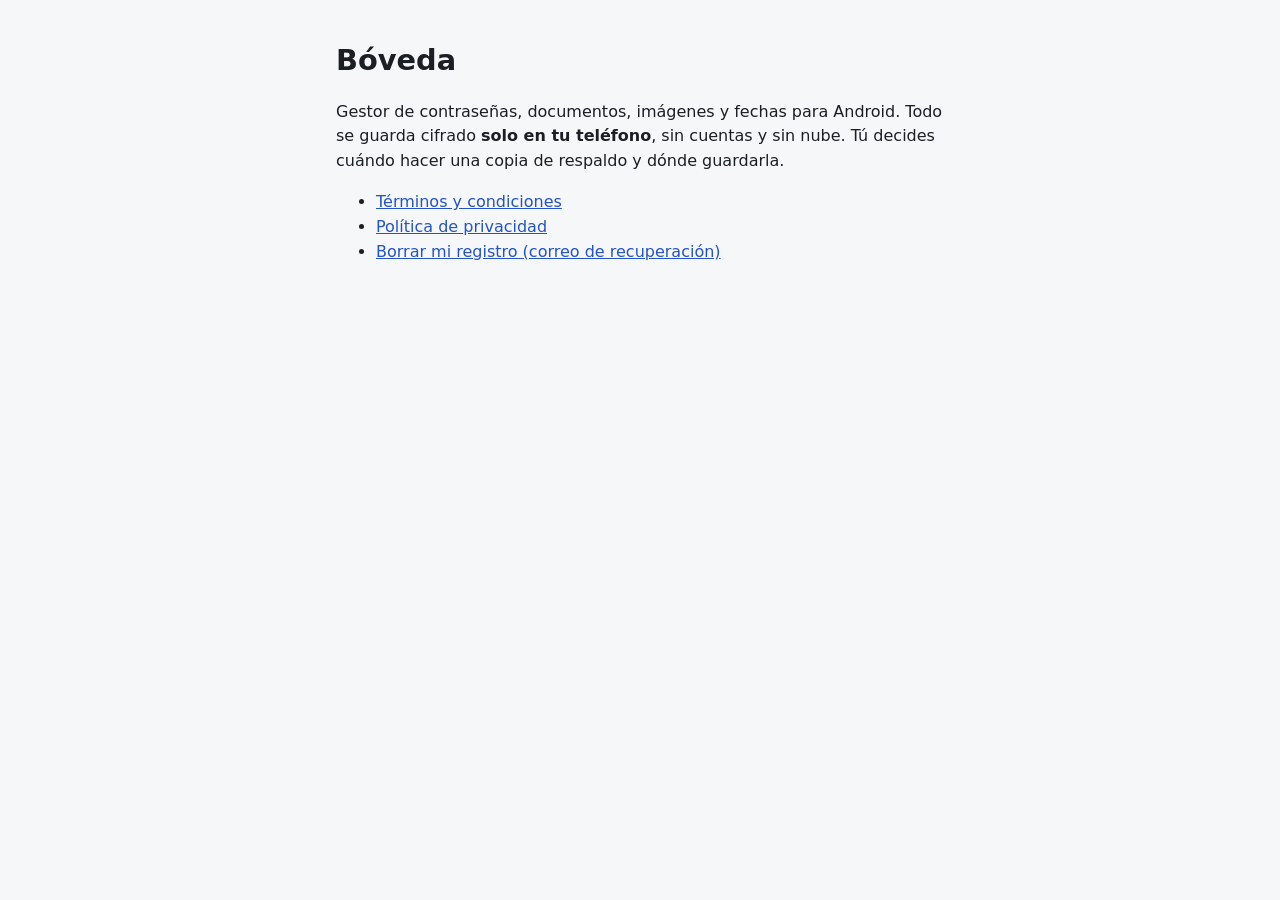
<file: index.html>
<!doctype html>
<html lang="es">
<head>
  <meta charset="utf-8">
  <meta name="viewport" content="width=device-width, initial-scale=1">
  <meta http-equiv="Content-Security-Policy" content="default-src 'none'; style-src 'self'; base-uri 'none'; form-action 'none'">
  <meta name="referrer" content="no-referrer">
  <title>Bóveda</title>
  <link rel="stylesheet" href="estilo.css">
</head>
<body>
  <main>
    <h1>Bóveda</h1>
    <p>
      Gestor de contraseñas, documentos, imágenes y fechas para Android. Todo se guarda cifrado <strong>solo en tu
      teléfono</strong>, sin cuentas y sin nube. Tú decides cuándo hacer una copia de respaldo y dónde guardarla.
    </p>
    <ul>
      <li><a href="terminos.html">Términos y condiciones</a></li>
      <li><a href="privacidad.html">Política de privacidad</a></li>
      <li><a href="borrar-registro.html">Borrar mi registro (correo de recuperación)</a></li>
    </ul>
  </main>
</body>
</html>
</file>
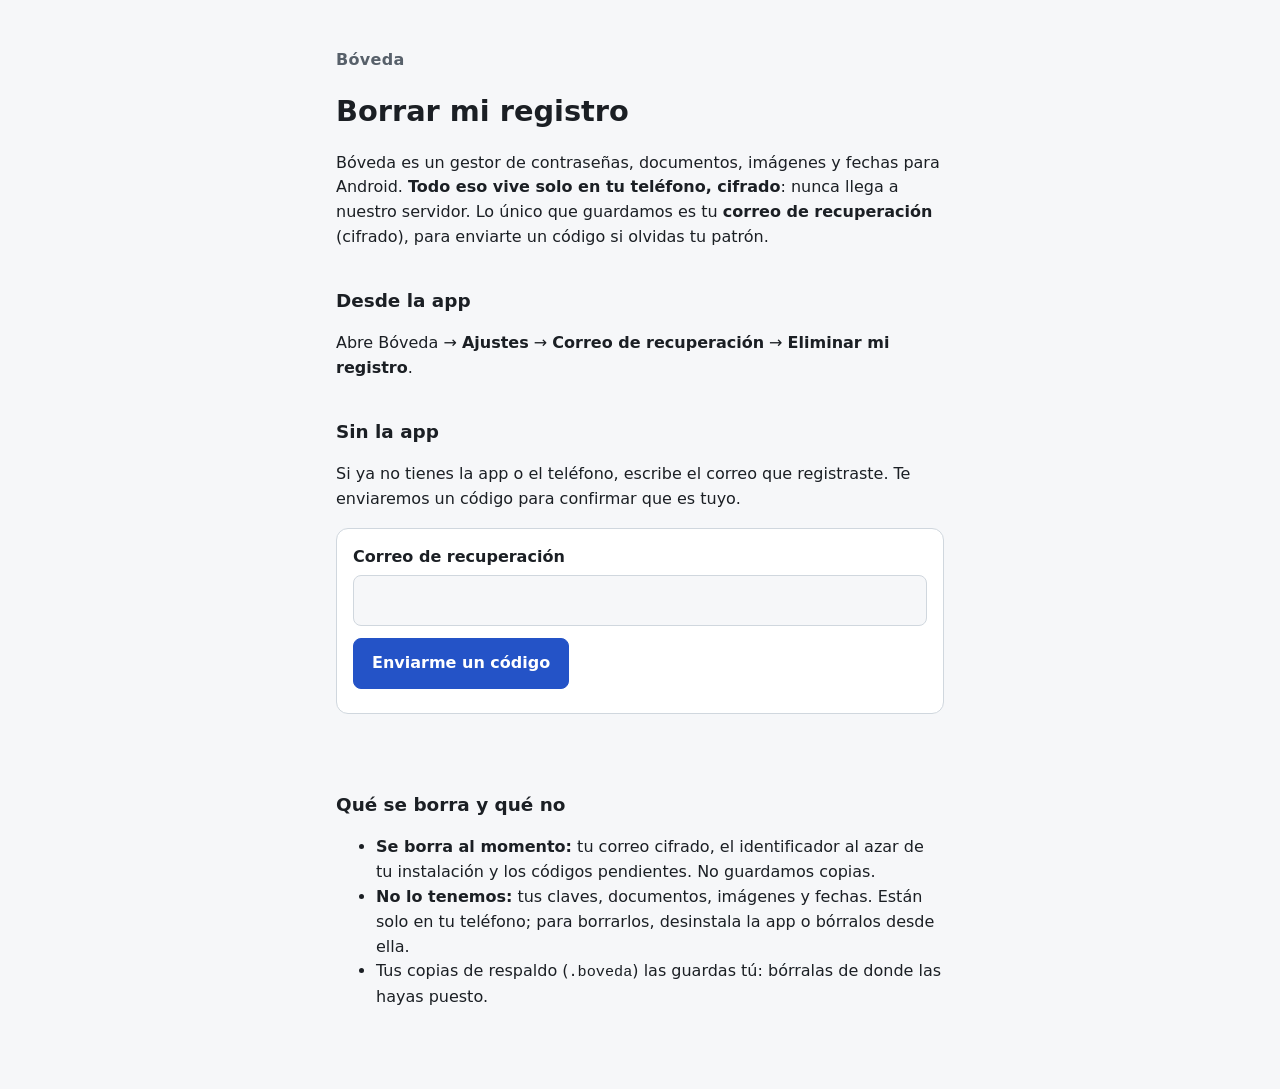
<file: borrar-registro.html>
<!doctype html>
<html lang="es">
<head>
  <meta charset="utf-8">
  <meta name="viewport" content="width=device-width, initial-scale=1">
  <meta http-equiv="Content-Security-Policy"
        content="default-src 'none'; style-src 'self'; script-src 'self'; img-src 'self'; connect-src https://nykddykyageaxbeqivaa.supabase.co; base-uri 'none'; form-action 'none'">
  <meta name="referrer" content="no-referrer">
  <title>Borrar mi registro · Bóveda</title>
  <link rel="stylesheet" href="estilo.css">
  <script src="borrar.js" defer></script>
</head>
<body>
  <main>
    <p class="marca"><a href="./">Bóveda</a></p>
    <h1>Borrar mi registro</h1>
    <p>
      Bóveda es un gestor de contraseñas, documentos, imágenes y fechas para Android. <strong>Todo eso vive solo en tu
      teléfono, cifrado</strong>: nunca llega a nuestro servidor. Lo único que guardamos es tu <strong>correo de
      recuperación</strong> (cifrado), para enviarte un código si olvidas tu patrón.
    </p>

    <h2>Desde la app</h2>
    <p>Abre Bóveda → <strong>Ajustes</strong> → <strong>Correo de recuperación</strong> → <strong>Eliminar mi registro</strong>.</p>

    <h2>Sin la app</h2>
    <p>Si ya no tienes la app o el teléfono, escribe el correo que registraste. Te enviaremos un código para confirmar que es tuyo.</p>

    <section id="paso-correo">
      <label for="correo">Correo de recuperación</label>
      <input id="correo" type="email" autocomplete="email" inputmode="email" maxlength="254" required>
      <button id="enviar" type="button">Enviarme un código</button>
    </section>

    <section id="paso-codigo" hidden>
      <p>Si ese correo está registrado, te enviamos un código de 6 dígitos. Revisa también la carpeta de spam. Vence en 10 minutos.</p>
      <label for="codigo">Código</label>
      <input id="codigo" type="text" inputmode="numeric" autocomplete="one-time-code" pattern="[0-9]{6}" maxlength="6" required>
      <button id="confirmar" type="button">Borrar mi registro</button>
      <button id="otro" type="button" class="secundario">Usar otro correo</button>
    </section>

    <section id="paso-listo" hidden>
      <p class="listo">Listo: se borró tu correo de nuestro servidor, junto con sus códigos. Ya no podrás recuperar tu patrón por correo.</p>
    </section>

    <p id="mensaje" role="status" aria-live="polite"></p>

    <h2>Qué se borra y qué no</h2>
    <ul>
      <li><strong>Se borra al momento:</strong> tu correo cifrado, el identificador al azar de tu instalación y los códigos pendientes. No guardamos copias.</li>
      <li><strong>No lo tenemos:</strong> tus claves, documentos, imágenes y fechas. Están solo en tu teléfono; para borrarlos, desinstala la app o bórralos desde ella.</li>
      <li>Tus copias de respaldo (<code>.boveda</code>) las guardas tú: bórralas de donde las hayas puesto.</li>
    </ul>
  </main>
</body>
</html>
</file>
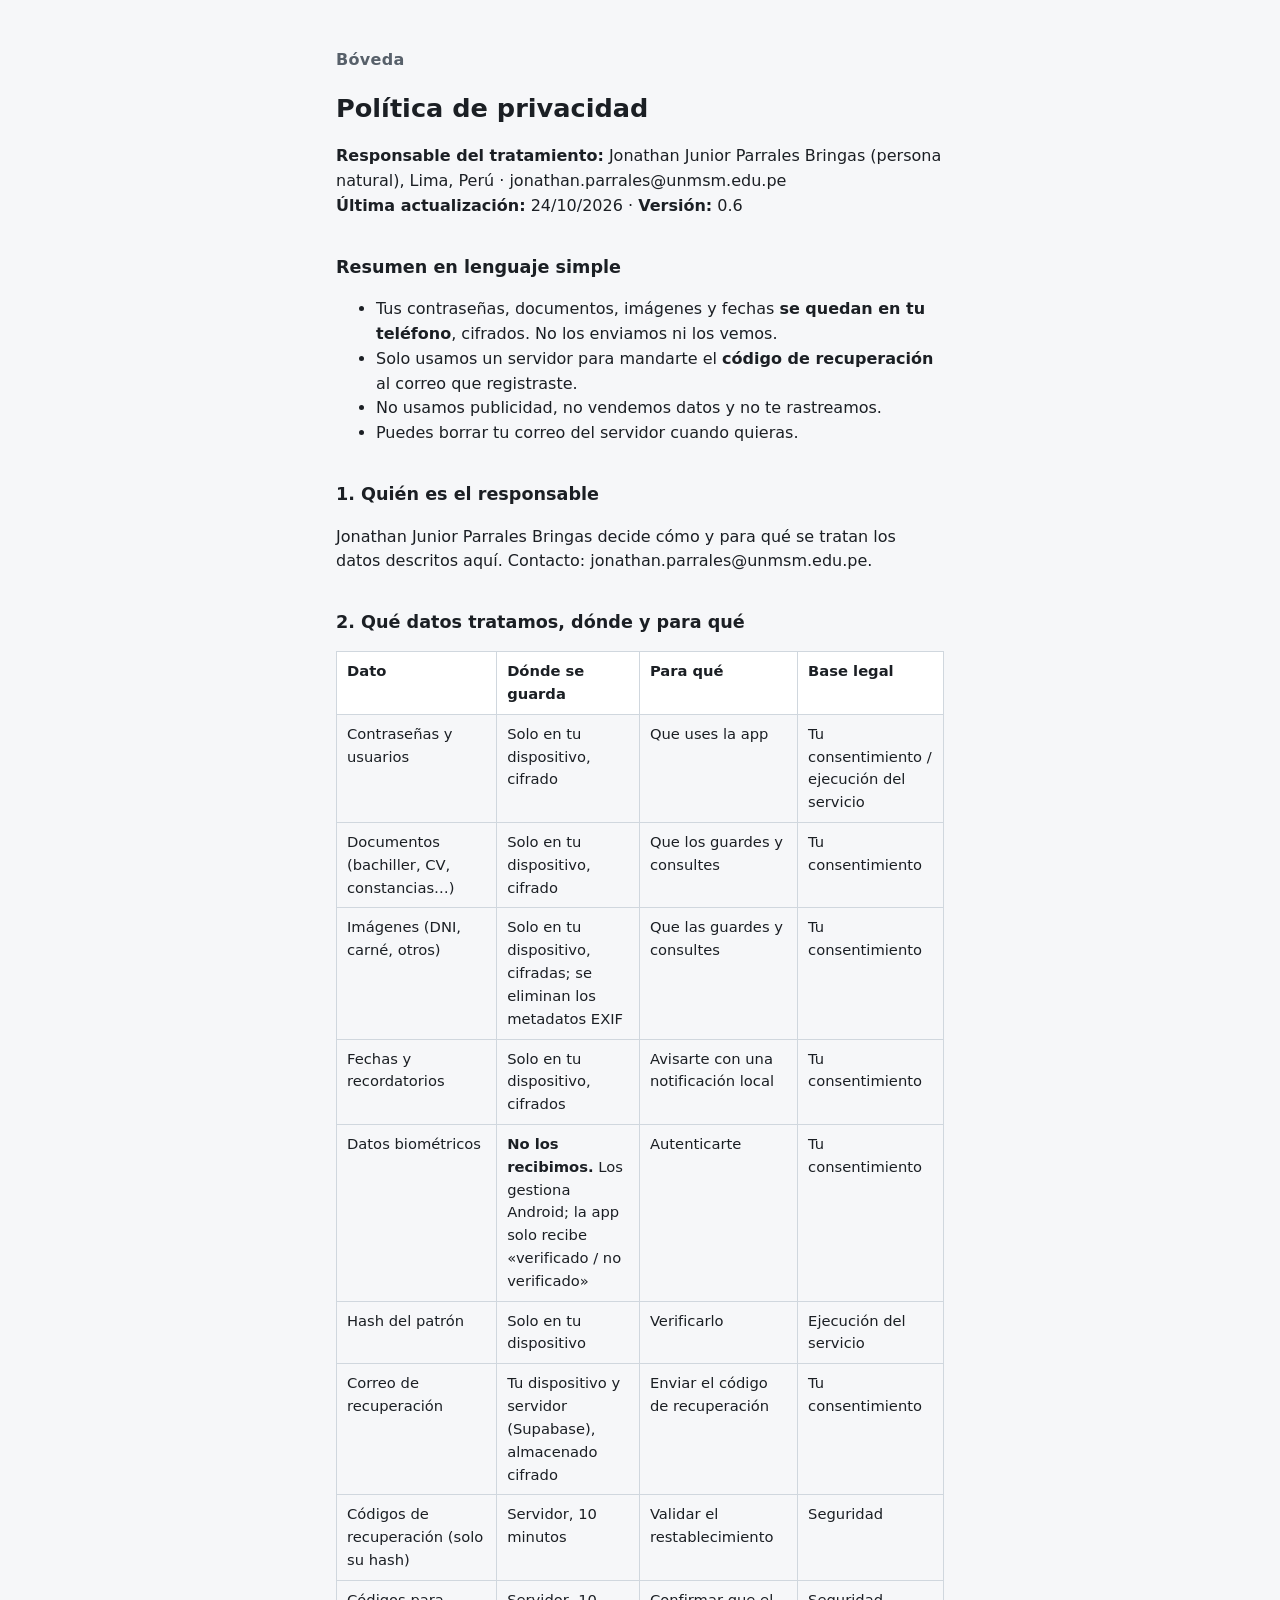
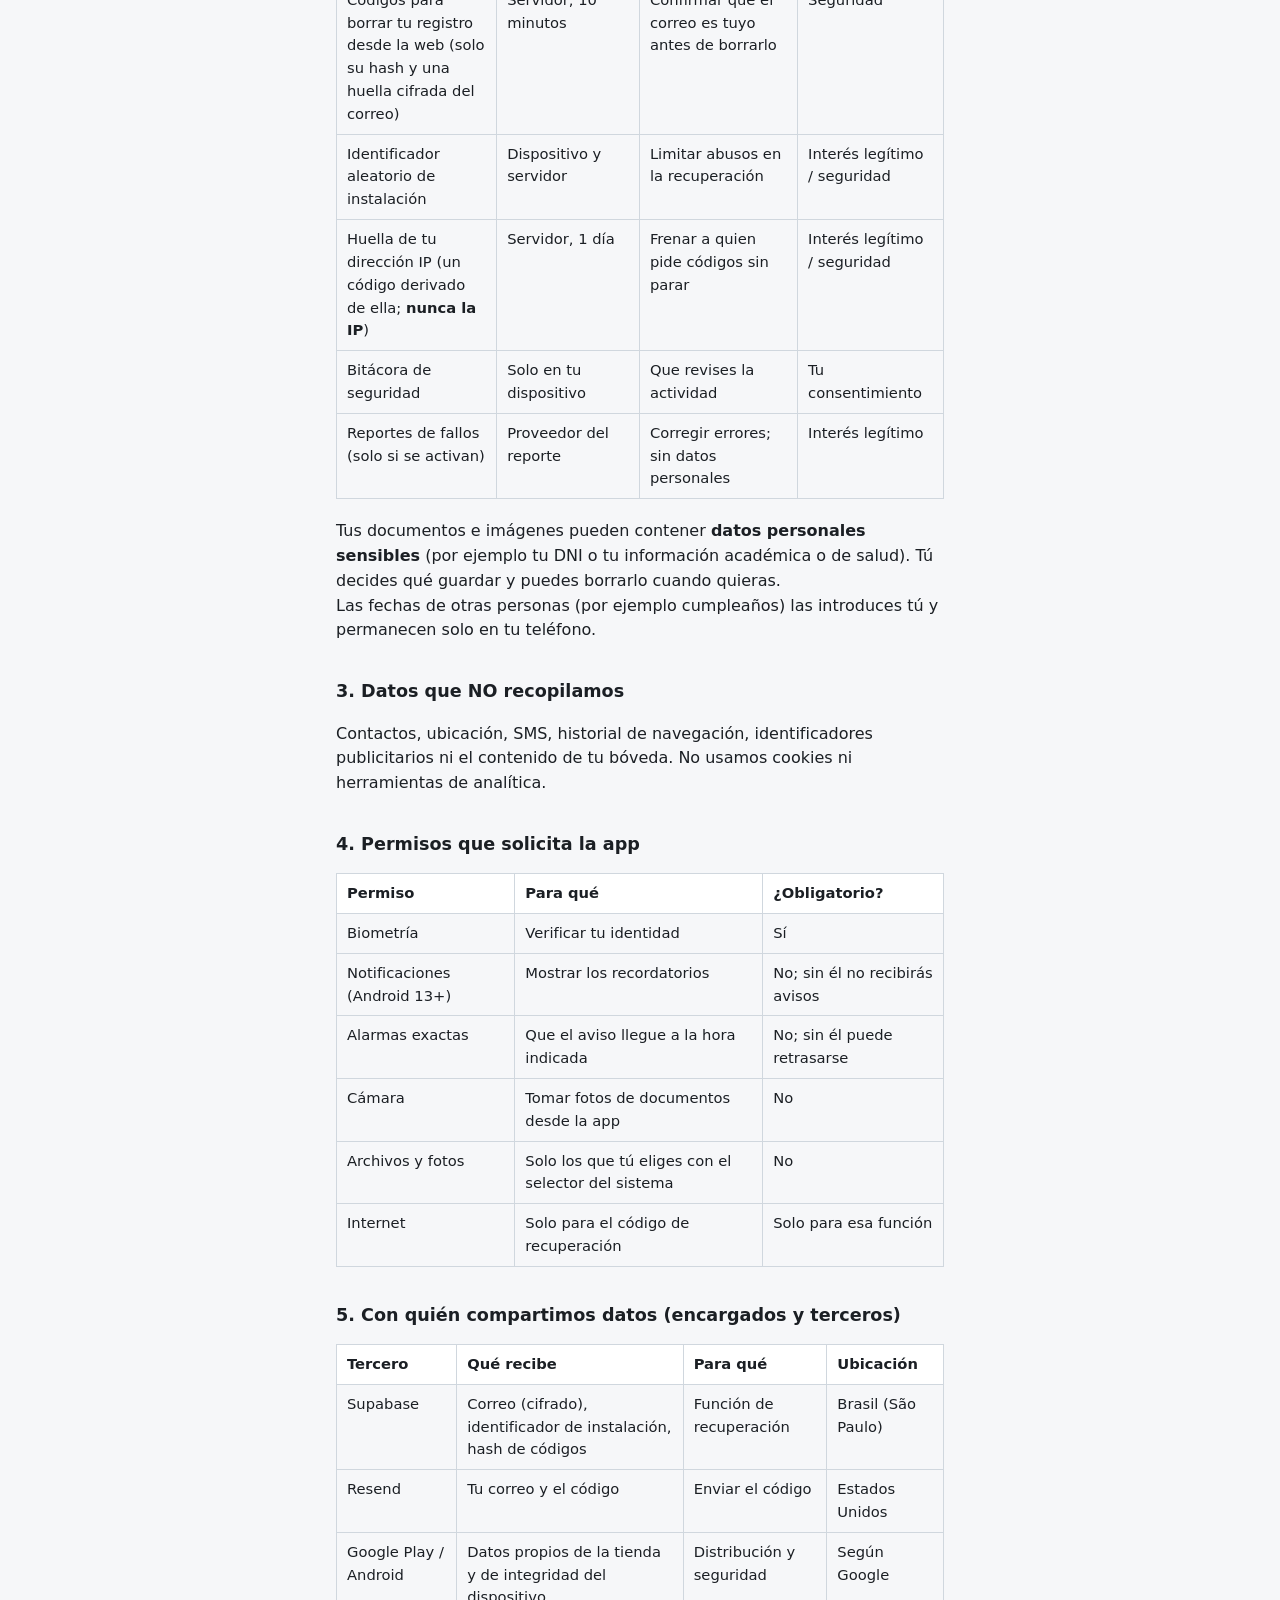
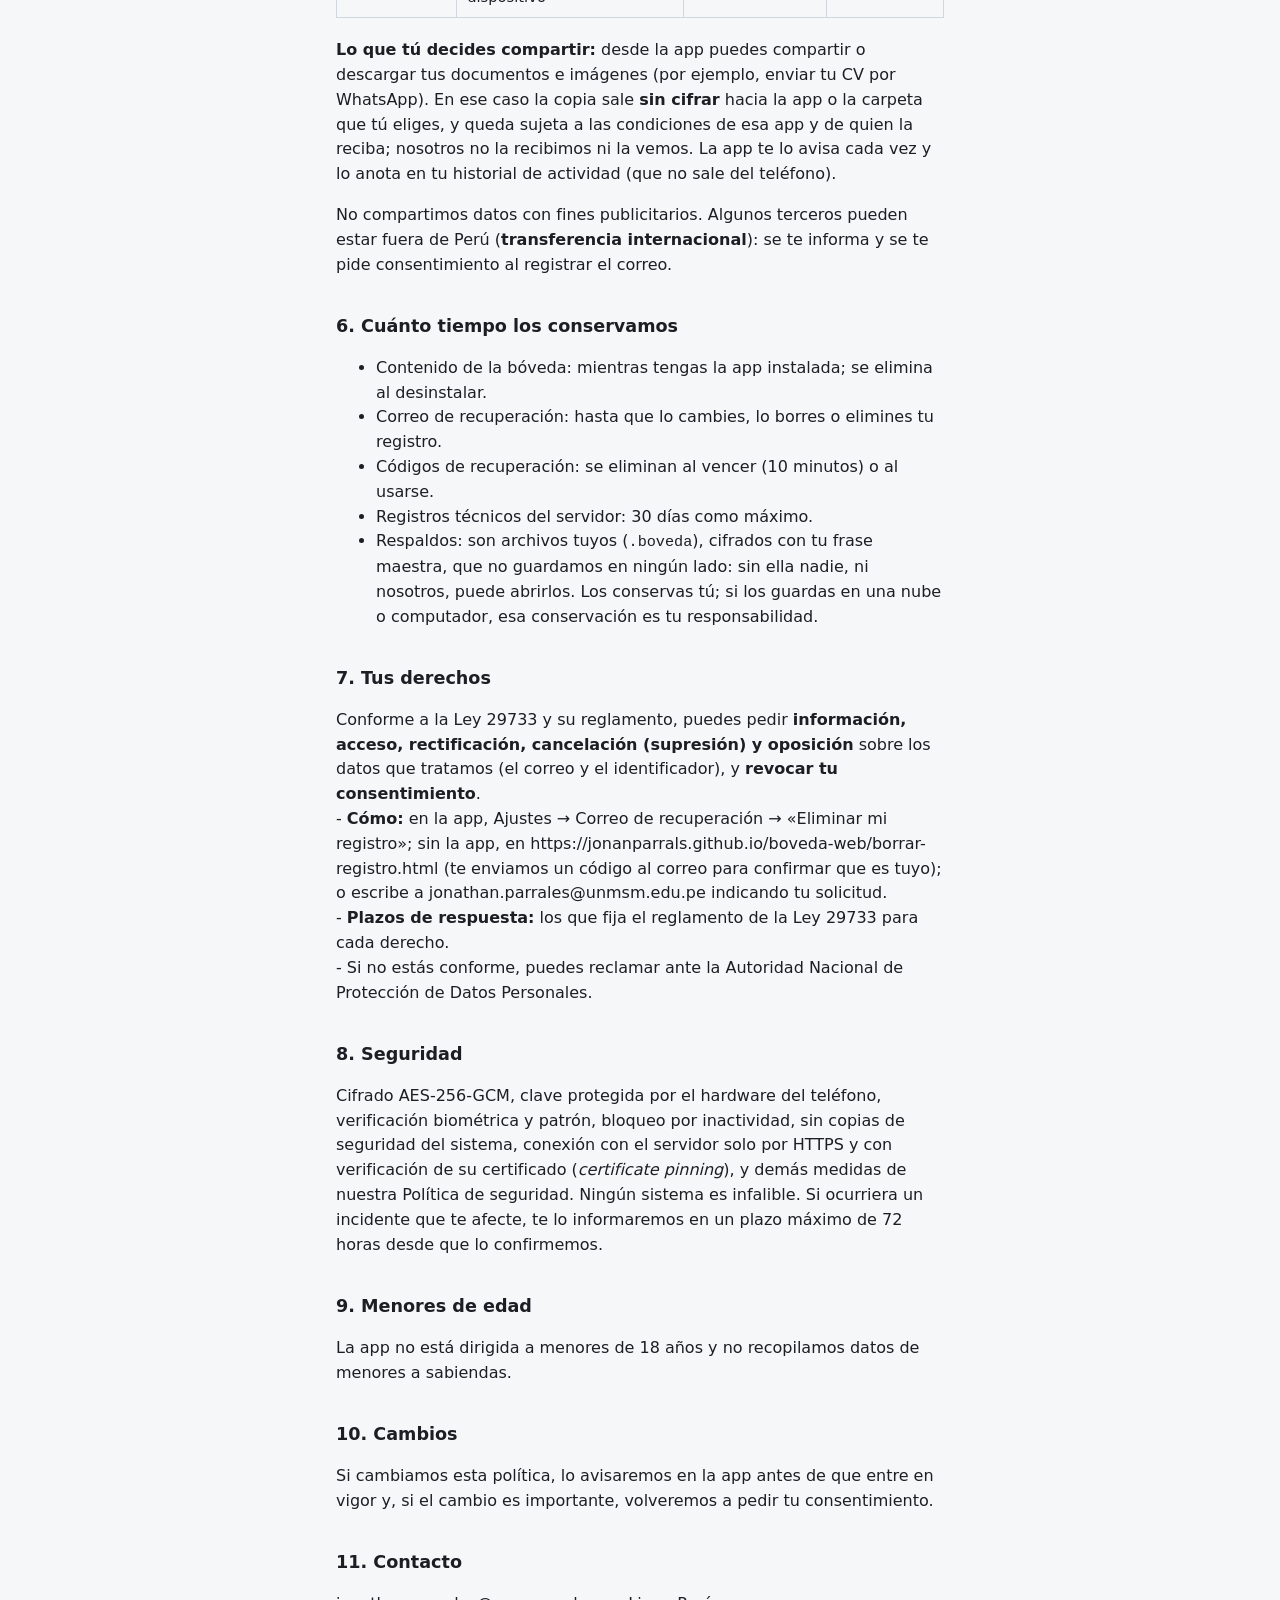
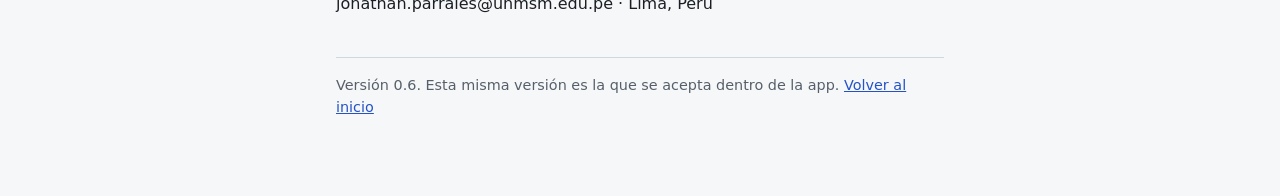
<file: privacidad.html>
<!doctype html>
<html lang="es">
<head>
  <meta charset="utf-8">
  <meta name="viewport" content="width=device-width, initial-scale=1">
  <meta http-equiv="Content-Security-Policy" content="default-src 'none'; style-src 'self'; base-uri 'none'; form-action 'none'">
  <meta name="referrer" content="no-referrer">
  <title>Política de privacidad · Bóveda</title>
  <link rel="stylesheet" href="estilo.css">
</head>
<body>
  <main class="legal">
    <p class="marca"><a href="./">Bóveda</a></p>
    <h1>Política de privacidad</h1>
    <p><strong>Responsable del tratamiento:</strong> Jonathan Junior Parrales Bringas (persona natural), Lima, Perú · jonathan.parrales@unmsm.edu.pe<br>
    <strong>Última actualización:</strong> 24/10/2026 · <strong>Versión:</strong> 0.6</p>
    <h2>Resumen en lenguaje simple</h2>
    <ul>
    <li>Tus contraseñas, documentos, imágenes y fechas <strong>se quedan en tu teléfono</strong>, cifrados. No los enviamos ni los vemos.</li>
    <li>Solo usamos un servidor para mandarte el <strong>código de recuperación</strong> al correo que registraste.</li>
    <li>No usamos publicidad, no vendemos datos y no te rastreamos.</li>
    <li>Puedes borrar tu correo del servidor cuando quieras.</li>
    </ul>
    <h2>1. Quién es el responsable</h2>
    <p>Jonathan Junior Parrales Bringas decide cómo y para qué se tratan los datos descritos aquí. Contacto: jonathan.parrales@unmsm.edu.pe.</p>
    <h2>2. Qué datos tratamos, dónde y para qué</h2>
    <table>
    <thead>
    <tr>
    <th>Dato</th>
    <th>Dónde se guarda</th>
    <th>Para qué</th>
    <th>Base legal</th>
    </tr>
    </thead>
    <tbody>
    <tr>
    <td>Contraseñas y usuarios</td>
    <td>Solo en tu dispositivo, cifrado</td>
    <td>Que uses la app</td>
    <td>Tu consentimiento / ejecución del servicio</td>
    </tr>
    <tr>
    <td>Documentos (bachiller, CV, constancias…)</td>
    <td>Solo en tu dispositivo, cifrado</td>
    <td>Que los guardes y consultes</td>
    <td>Tu consentimiento</td>
    </tr>
    <tr>
    <td>Imágenes (DNI, carné, otros)</td>
    <td>Solo en tu dispositivo, cifradas; se eliminan los metadatos EXIF</td>
    <td>Que las guardes y consultes</td>
    <td>Tu consentimiento</td>
    </tr>
    <tr>
    <td>Fechas y recordatorios</td>
    <td>Solo en tu dispositivo, cifrados</td>
    <td>Avisarte con una notificación local</td>
    <td>Tu consentimiento</td>
    </tr>
    <tr>
    <td>Datos biométricos</td>
    <td><strong>No los recibimos.</strong> Los gestiona Android; la app solo recibe «verificado / no verificado»</td>
    <td>Autenticarte</td>
    <td>Tu consentimiento</td>
    </tr>
    <tr>
    <td>Hash del patrón</td>
    <td>Solo en tu dispositivo</td>
    <td>Verificarlo</td>
    <td>Ejecución del servicio</td>
    </tr>
    <tr>
    <td>Correo de recuperación</td>
    <td>Tu dispositivo y servidor (Supabase), almacenado cifrado</td>
    <td>Enviar el código de recuperación</td>
    <td>Tu consentimiento</td>
    </tr>
    <tr>
    <td>Códigos de recuperación (solo su hash)</td>
    <td>Servidor, 10 minutos</td>
    <td>Validar el restablecimiento</td>
    <td>Seguridad</td>
    </tr>
    <tr>
    <td>Códigos para borrar tu registro desde la web (solo su hash y una huella cifrada del correo)</td>
    <td>Servidor, 10 minutos</td>
    <td>Confirmar que el correo es tuyo antes de borrarlo</td>
    <td>Seguridad</td>
    </tr>
    <tr>
    <td>Identificador aleatorio de instalación</td>
    <td>Dispositivo y servidor</td>
    <td>Limitar abusos en la recuperación</td>
    <td>Interés legítimo / seguridad</td>
    </tr>
    <tr>
    <td>Huella de tu dirección IP (un código derivado de ella; <strong>nunca la IP</strong>)</td>
    <td>Servidor, 1 día</td>
    <td>Frenar a quien pide códigos sin parar</td>
    <td>Interés legítimo / seguridad</td>
    </tr>
    <tr>
    <td>Bitácora de seguridad</td>
    <td>Solo en tu dispositivo</td>
    <td>Que revises la actividad</td>
    <td>Tu consentimiento</td>
    </tr>
    <tr>
    <td>Reportes de fallos (solo si se activan)</td>
    <td>Proveedor del reporte</td>
    <td>Corregir errores; sin datos personales</td>
    <td>Interés legítimo</td>
    </tr>
    </tbody>
    </table>
    <p>Tus documentos e imágenes pueden contener <strong>datos personales sensibles</strong> (por ejemplo tu DNI o tu información académica o de salud). Tú decides qué guardar y puedes borrarlo cuando quieras.<br>
    Las fechas de otras personas (por ejemplo cumpleaños) las introduces tú y permanecen solo en tu teléfono.</p>
    <h2>3. Datos que NO recopilamos</h2>
    <p>Contactos, ubicación, SMS, historial de navegación, identificadores publicitarios ni el contenido de tu bóveda. No usamos cookies ni herramientas de analítica.</p>
    <h2>4. Permisos que solicita la app</h2>
    <table>
    <thead>
    <tr>
    <th>Permiso</th>
    <th>Para qué</th>
    <th>¿Obligatorio?</th>
    </tr>
    </thead>
    <tbody>
    <tr>
    <td>Biometría</td>
    <td>Verificar tu identidad</td>
    <td>Sí</td>
    </tr>
    <tr>
    <td>Notificaciones (Android 13+)</td>
    <td>Mostrar los recordatorios</td>
    <td>No; sin él no recibirás avisos</td>
    </tr>
    <tr>
    <td>Alarmas exactas</td>
    <td>Que el aviso llegue a la hora indicada</td>
    <td>No; sin él puede retrasarse</td>
    </tr>
    <tr>
    <td>Cámara</td>
    <td>Tomar fotos de documentos desde la app</td>
    <td>No</td>
    </tr>
    <tr>
    <td>Archivos y fotos</td>
    <td>Solo los que tú eliges con el selector del sistema</td>
    <td>No</td>
    </tr>
    <tr>
    <td>Internet</td>
    <td>Solo para el código de recuperación</td>
    <td>Solo para esa función</td>
    </tr>
    </tbody>
    </table>
    <h2>5. Con quién compartimos datos (encargados y terceros)</h2>
    <table>
    <thead>
    <tr>
    <th>Tercero</th>
    <th>Qué recibe</th>
    <th>Para qué</th>
    <th>Ubicación</th>
    </tr>
    </thead>
    <tbody>
    <tr>
    <td>Supabase</td>
    <td>Correo (cifrado), identificador de instalación, hash de códigos</td>
    <td>Función de recuperación</td>
    <td>Brasil (São Paulo)</td>
    </tr>
    <tr>
    <td>Resend</td>
    <td>Tu correo y el código</td>
    <td>Enviar el código</td>
    <td>Estados Unidos</td>
    </tr>
    <tr>
    <td>Google Play / Android</td>
    <td>Datos propios de la tienda y de integridad del dispositivo</td>
    <td>Distribución y seguridad</td>
    <td>Según Google</td>
    </tr>
    </tbody>
    </table>
    <p><strong>Lo que tú decides compartir:</strong> desde la app puedes compartir o descargar tus documentos e imágenes (por ejemplo, enviar tu CV por WhatsApp). En ese caso la copia sale <strong>sin cifrar</strong> hacia la app o la carpeta que tú eliges, y queda sujeta a las condiciones de esa app y de quien la reciba; nosotros no la recibimos ni la vemos. La app te lo avisa cada vez y lo anota en tu historial de actividad (que no sale del teléfono).</p>
    <p>No compartimos datos con fines publicitarios. Algunos terceros pueden estar fuera de Perú (<strong>transferencia internacional</strong>): se te informa y se te pide consentimiento al registrar el correo.</p>
    <h2>6. Cuánto tiempo los conservamos</h2>
    <ul>
    <li>Contenido de la bóveda: mientras tengas la app instalada; se elimina al desinstalar.</li>
    <li>Correo de recuperación: hasta que lo cambies, lo borres o elimines tu registro.</li>
    <li>Códigos de recuperación: se eliminan al vencer (10 minutos) o al usarse.</li>
    <li>Registros técnicos del servidor: 30 días como máximo.</li>
    <li>Respaldos: son archivos tuyos (<code>.boveda</code>), cifrados con tu frase maestra, que no guardamos en ningún lado: sin ella nadie, ni nosotros, puede abrirlos. Los conservas tú; si los guardas en una nube o computador, esa conservación es tu responsabilidad.</li>
    </ul>
    <h2>7. Tus derechos</h2>
    <p>Conforme a la Ley 29733 y su reglamento, puedes pedir <strong>información, acceso, rectificación, cancelación (supresión) y oposición</strong> sobre los datos que tratamos (el correo y el identificador), y <strong>revocar tu consentimiento</strong>.<br>
    - <strong>Cómo:</strong> en la app, Ajustes → Correo de recuperación → «Eliminar mi registro»; sin la app, en https://jonanparrals.github.io/boveda-web/borrar-registro.html (te enviamos un código al correo para confirmar que es tuyo); o escribe a jonathan.parrales@unmsm.edu.pe indicando tu solicitud.<br>
    - <strong>Plazos de respuesta:</strong> los que fija el reglamento de la Ley 29733 para cada derecho.<br>
    - Si no estás conforme, puedes reclamar ante la Autoridad Nacional de Protección de Datos Personales.</p>
    <h2>8. Seguridad</h2>
    <p>Cifrado AES-256-GCM, clave protegida por el hardware del teléfono, verificación biométrica y patrón, bloqueo por inactividad, sin copias de seguridad del sistema, conexión con el servidor solo por HTTPS y con verificación de su certificado (<em>certificate pinning</em>), y demás medidas de nuestra Política de seguridad. Ningún sistema es infalible. Si ocurriera un incidente que te afecte, te lo informaremos en un plazo máximo de 72 horas desde que lo confirmemos.</p>
    <h2>9. Menores de edad</h2>
    <p>La app no está dirigida a menores de 18 años y no recopilamos datos de menores a sabiendas.</p>
    <h2>10. Cambios</h2>
    <p>Si cambiamos esta política, lo avisaremos en la app antes de que entre en vigor y, si el cambio es importante, volveremos a pedir tu consentimiento.</p>
    <h2>11. Contacto</h2>
    <p>jonathan.parrales@unmsm.edu.pe · Lima, Perú</p>
    <p class="pie">Versión 0.6. Esta misma versión es la que se acepta dentro de la app. <a href="./">Volver al inicio</a></p>
  </main>
</body>
</html>
</file>
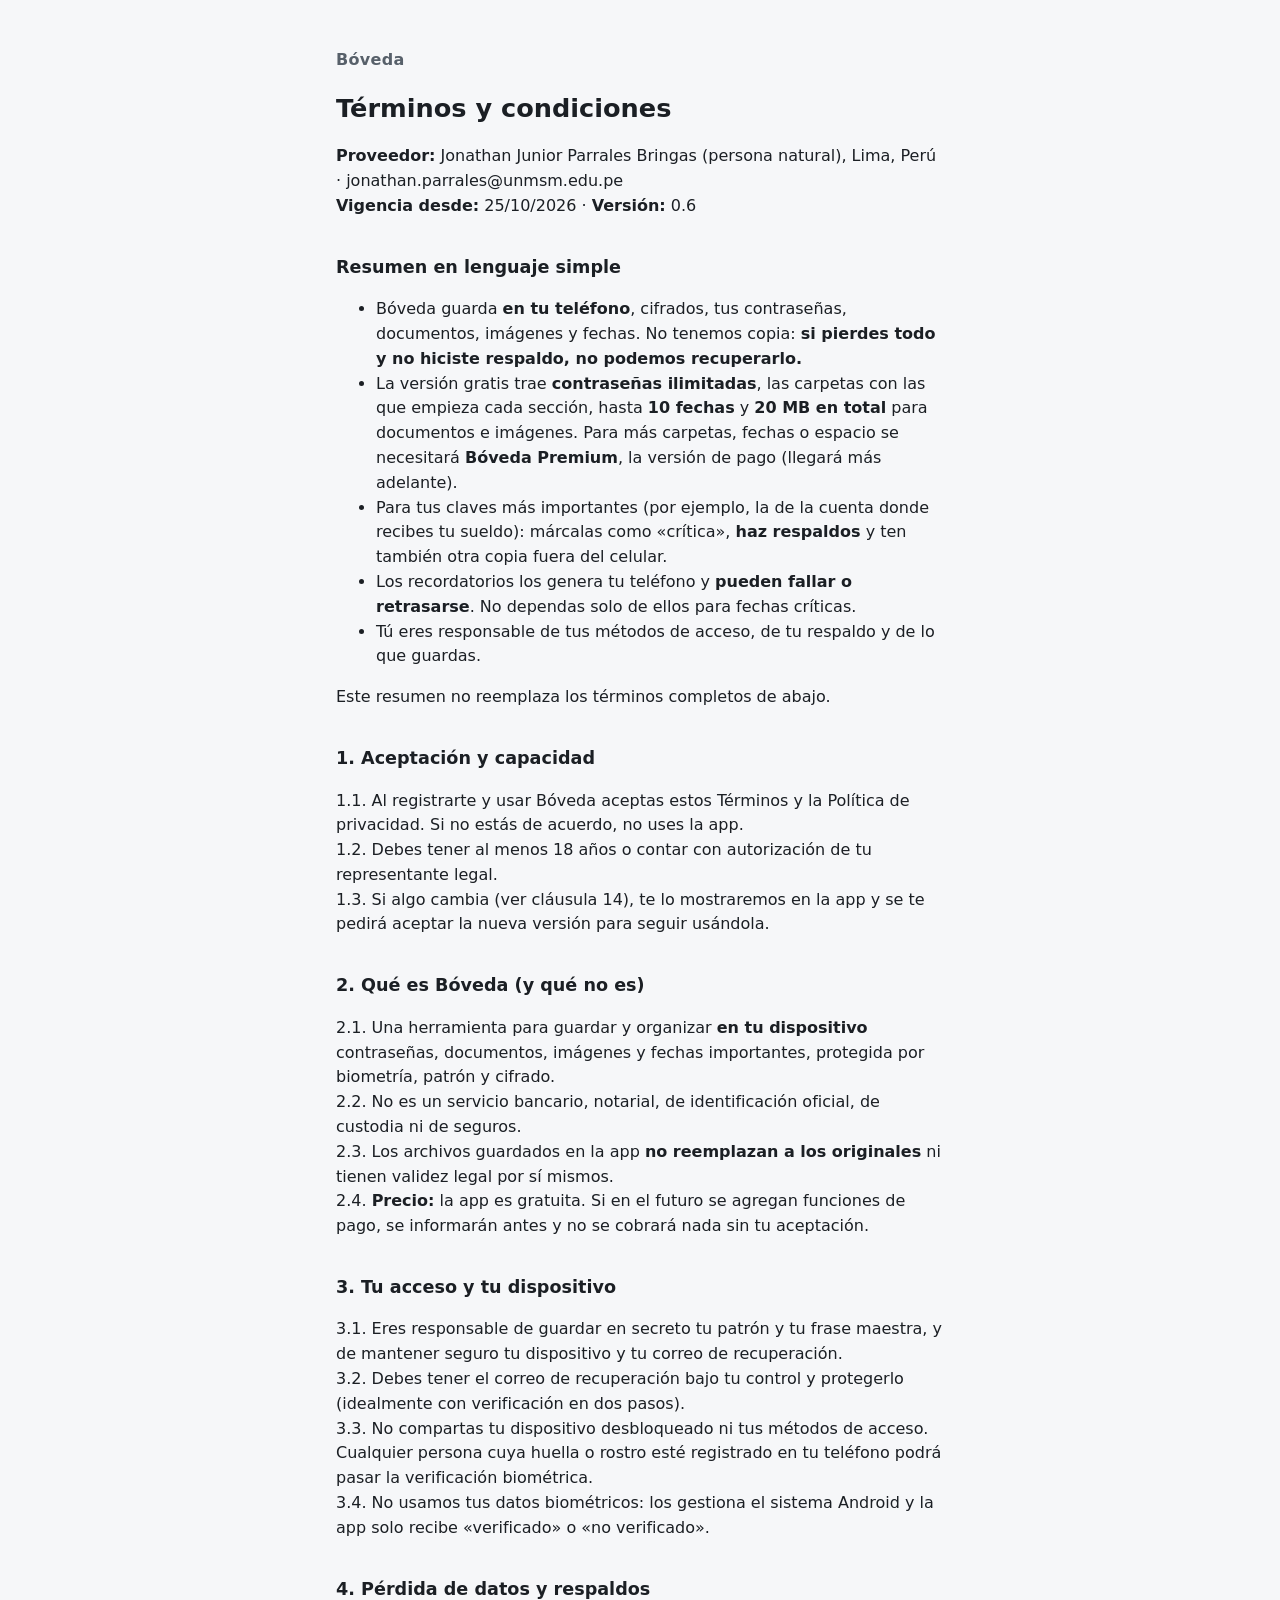
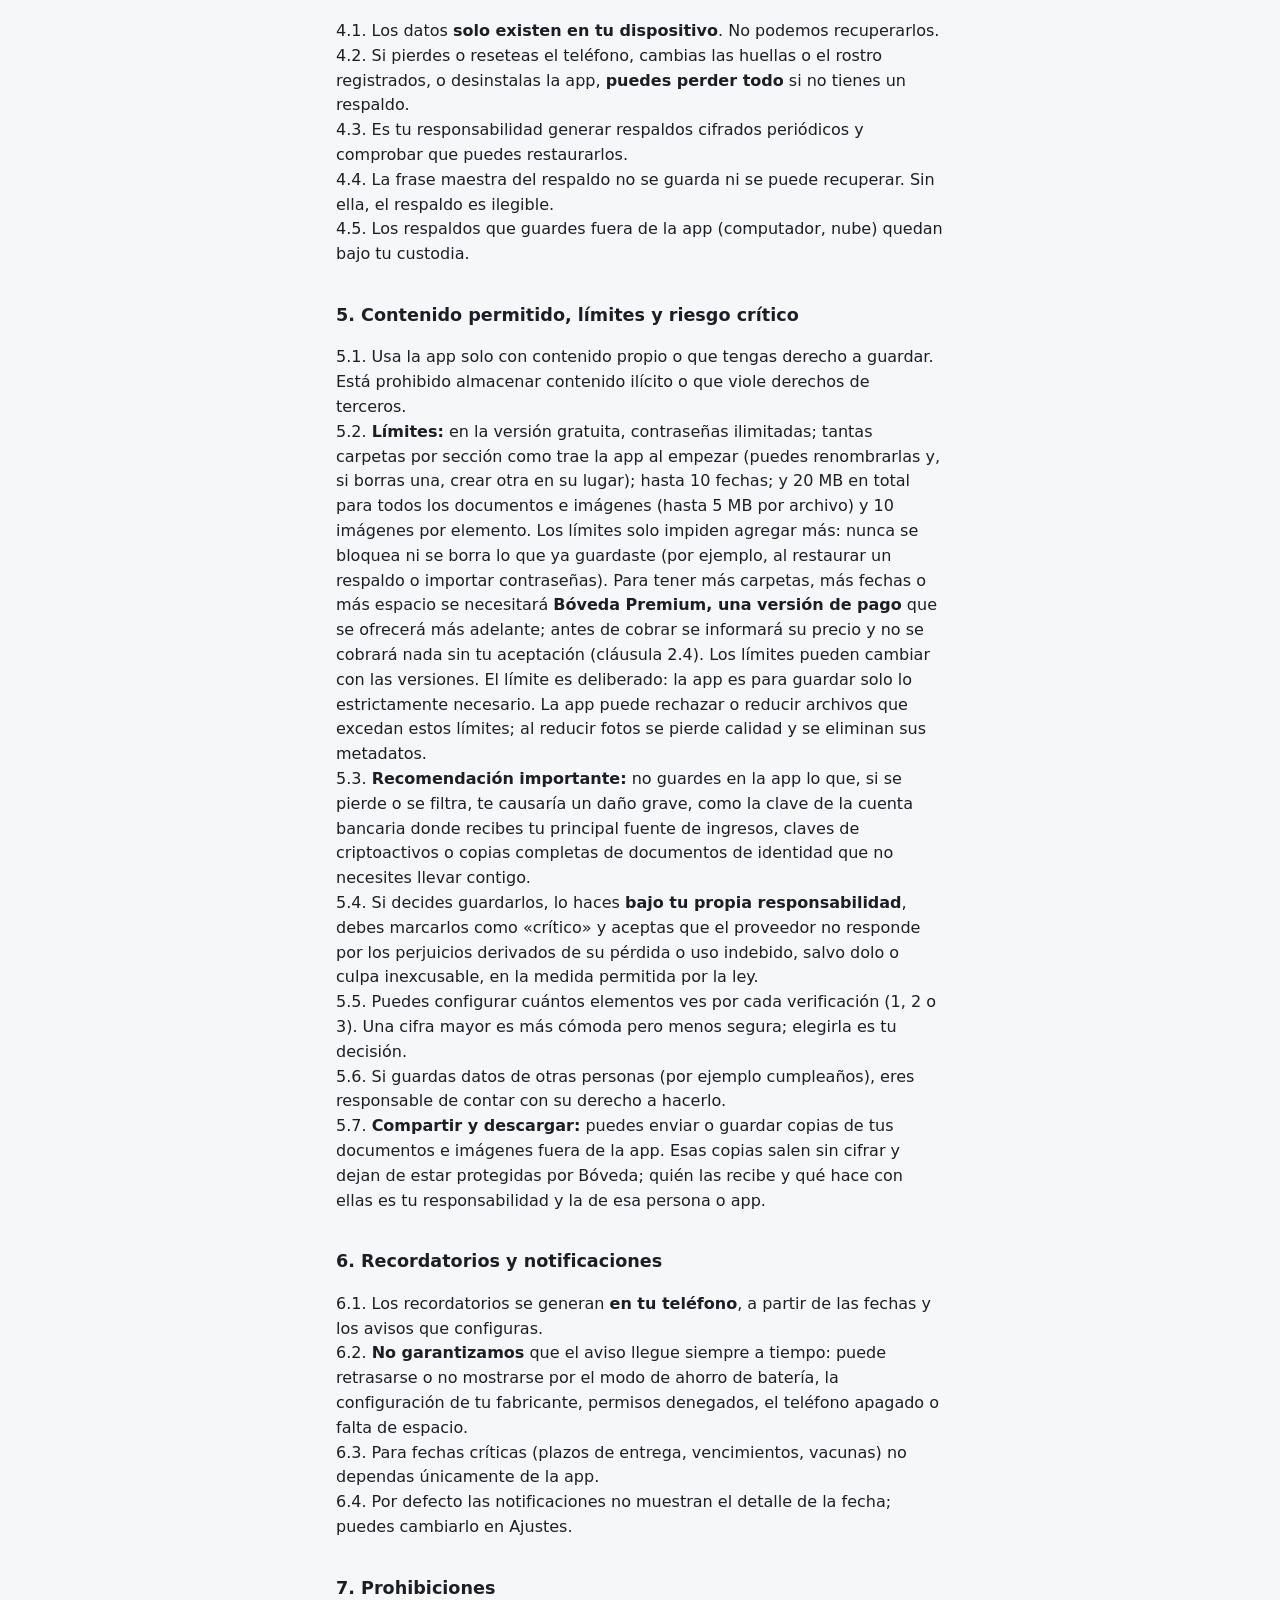
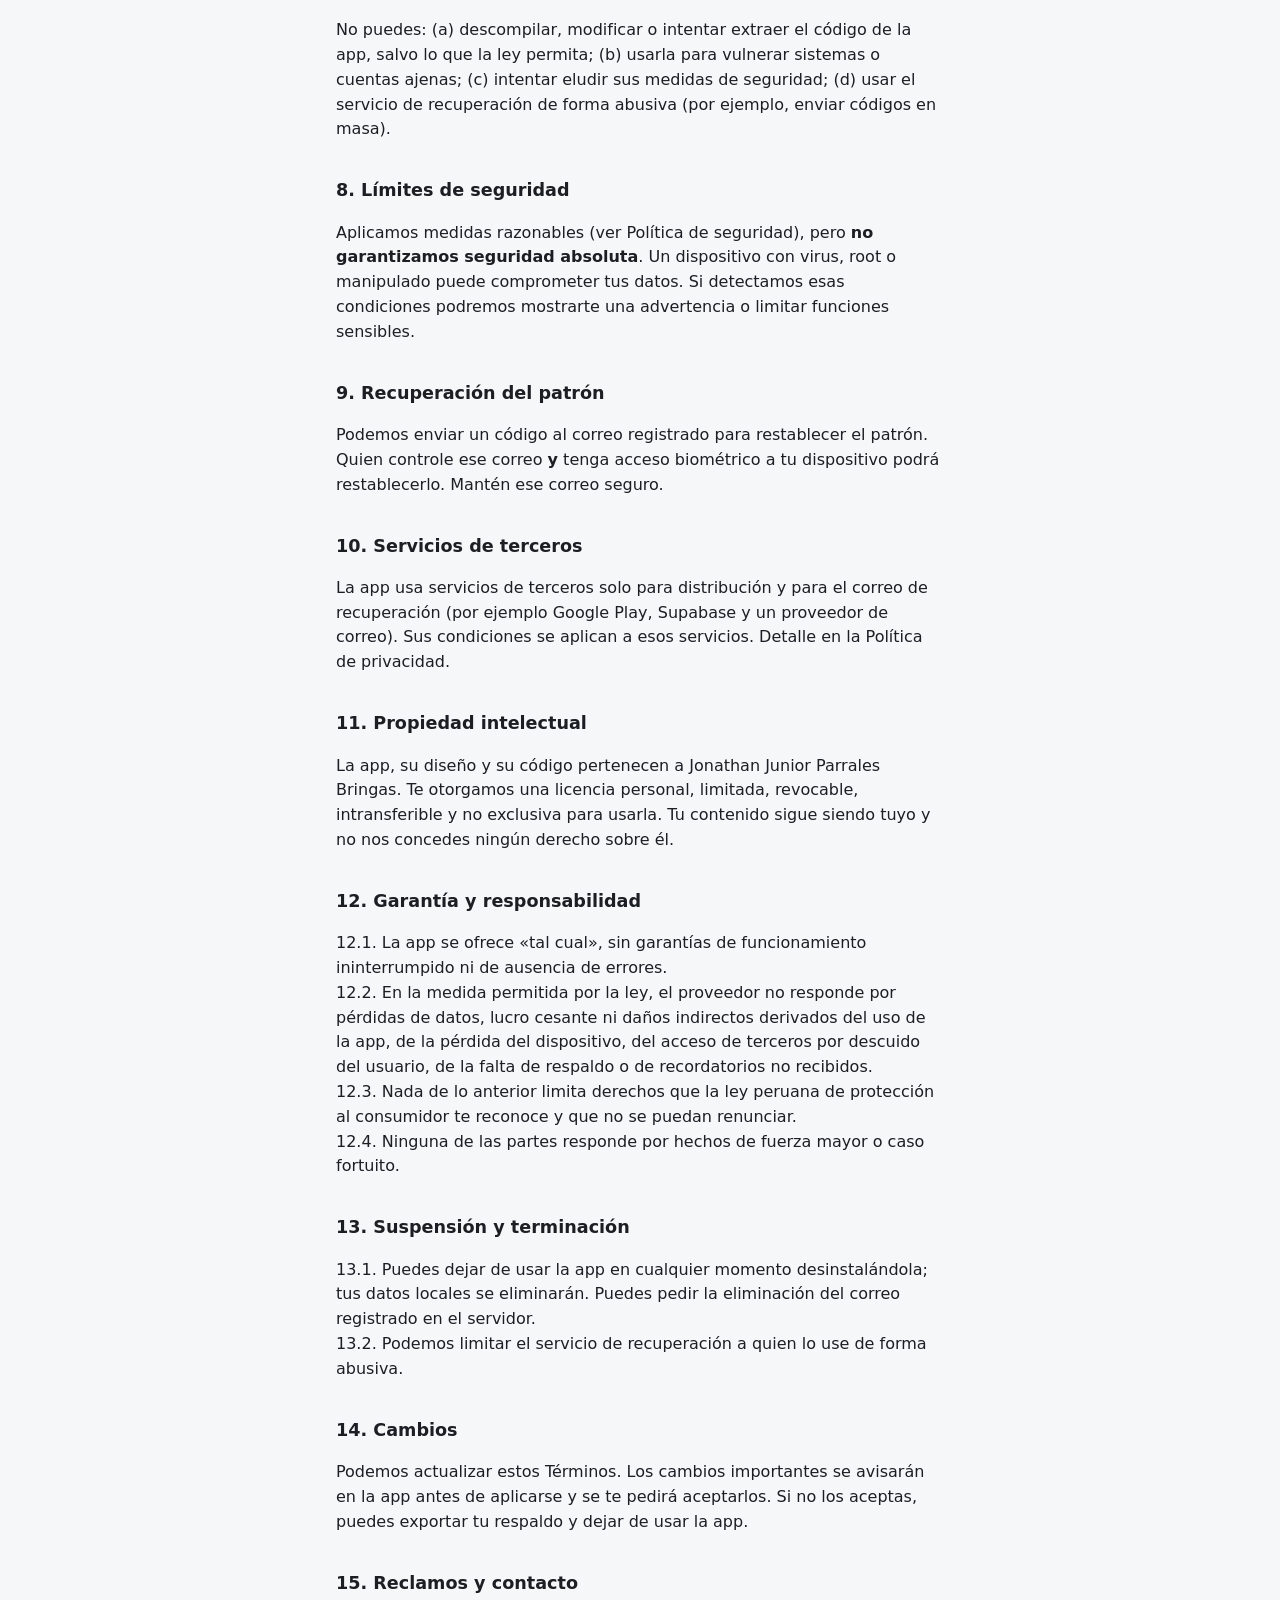
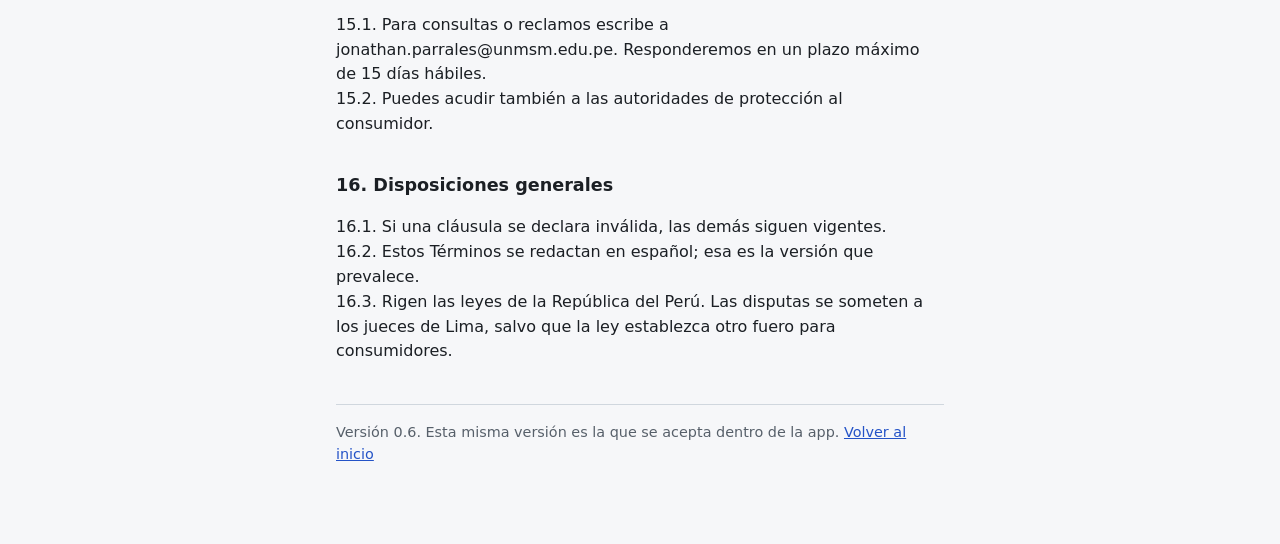
<file: terminos.html>
<!doctype html>
<html lang="es">
<head>
  <meta charset="utf-8">
  <meta name="viewport" content="width=device-width, initial-scale=1">
  <meta http-equiv="Content-Security-Policy" content="default-src 'none'; style-src 'self'; base-uri 'none'; form-action 'none'">
  <meta name="referrer" content="no-referrer">
  <title>Términos y condiciones · Bóveda</title>
  <link rel="stylesheet" href="estilo.css">
</head>
<body>
  <main class="legal">
    <p class="marca"><a href="./">Bóveda</a></p>
    <h1>Términos y condiciones</h1>
    <p><strong>Proveedor:</strong> Jonathan Junior Parrales Bringas (persona natural), Lima, Perú · jonathan.parrales@unmsm.edu.pe<br>
    <strong>Vigencia desde:</strong> 25/10/2026 · <strong>Versión:</strong> 0.6</p>
    <h2>Resumen en lenguaje simple</h2>
    <ul>
    <li>Bóveda guarda <strong>en tu teléfono</strong>, cifrados, tus contraseñas, documentos, imágenes y fechas. No tenemos copia: <strong>si pierdes todo y no hiciste respaldo, no podemos recuperarlo.</strong></li>
    <li>La versión gratis trae <strong>contraseñas ilimitadas</strong>, las carpetas con las que empieza cada sección, hasta <strong>10 fechas</strong> y <strong>20 MB en total</strong> para documentos e imágenes. Para más carpetas, fechas o espacio se necesitará <strong>Bóveda Premium</strong>, la versión de pago (llegará más adelante).</li>
    <li>Para tus claves más importantes (por ejemplo, la de la cuenta donde recibes tu sueldo): márcalas como «crítica», <strong>haz respaldos</strong> y ten también otra copia fuera del celular.</li>
    <li>Los recordatorios los genera tu teléfono y <strong>pueden fallar o retrasarse</strong>. No dependas solo de ellos para fechas críticas.</li>
    <li>Tú eres responsable de tus métodos de acceso, de tu respaldo y de lo que guardas.</li>
    </ul>
    <p>Este resumen no reemplaza los términos completos de abajo.</p>
    <h2>1. Aceptación y capacidad</h2>
    <p>1.1. Al registrarte y usar Bóveda aceptas estos Términos y la Política de privacidad. Si no estás de acuerdo, no uses la app.<br>
    1.2. Debes tener al menos 18 años o contar con autorización de tu representante legal.<br>
    1.3. Si algo cambia (ver cláusula 14), te lo mostraremos en la app y se te pedirá aceptar la nueva versión para seguir usándola.</p>
    <h2>2. Qué es Bóveda (y qué no es)</h2>
    <p>2.1. Una herramienta para guardar y organizar <strong>en tu dispositivo</strong> contraseñas, documentos, imágenes y fechas importantes, protegida por biometría, patrón y cifrado.<br>
    2.2. No es un servicio bancario, notarial, de identificación oficial, de custodia ni de seguros.<br>
    2.3. Los archivos guardados en la app <strong>no reemplazan a los originales</strong> ni tienen validez legal por sí mismos.<br>
    2.4. <strong>Precio:</strong> la app es gratuita. Si en el futuro se agregan funciones de pago, se informarán antes y no se cobrará nada sin tu aceptación.</p>
    <h2>3. Tu acceso y tu dispositivo</h2>
    <p>3.1. Eres responsable de guardar en secreto tu patrón y tu frase maestra, y de mantener seguro tu dispositivo y tu correo de recuperación.<br>
    3.2. Debes tener el correo de recuperación bajo tu control y protegerlo (idealmente con verificación en dos pasos).<br>
    3.3. No compartas tu dispositivo desbloqueado ni tus métodos de acceso. Cualquier persona cuya huella o rostro esté registrado en tu teléfono podrá pasar la verificación biométrica.<br>
    3.4. No usamos tus datos biométricos: los gestiona el sistema Android y la app solo recibe «verificado» o «no verificado».</p>
    <h2>4. Pérdida de datos y respaldos</h2>
    <p>4.1. Los datos <strong>solo existen en tu dispositivo</strong>. No podemos recuperarlos.<br>
    4.2. Si pierdes o reseteas el teléfono, cambias las huellas o el rostro registrados, o desinstalas la app, <strong>puedes perder todo</strong> si no tienes un respaldo.<br>
    4.3. Es tu responsabilidad generar respaldos cifrados periódicos y comprobar que puedes restaurarlos.<br>
    4.4. La frase maestra del respaldo no se guarda ni se puede recuperar. Sin ella, el respaldo es ilegible.<br>
    4.5. Los respaldos que guardes fuera de la app (computador, nube) quedan bajo tu custodia.</p>
    <h2>5. Contenido permitido, límites y riesgo crítico</h2>
    <p>5.1. Usa la app solo con contenido propio o que tengas derecho a guardar. Está prohibido almacenar contenido ilícito o que viole derechos de terceros.<br>
    5.2. <strong>Límites:</strong> en la versión gratuita, contraseñas ilimitadas; tantas carpetas por sección como trae la app al empezar (puedes renombrarlas y, si borras una, crear otra en su lugar); hasta 10 fechas; y 20 MB en total para todos los documentos e imágenes (hasta 5 MB por archivo) y 10 imágenes por elemento. Los límites solo impiden agregar más: nunca se bloquea ni se borra lo que ya guardaste (por ejemplo, al restaurar un respaldo o importar contraseñas). Para tener más carpetas, más fechas o más espacio se necesitará <strong>Bóveda Premium, una versión de pago</strong> que se ofrecerá más adelante; antes de cobrar se informará su precio y no se cobrará nada sin tu aceptación (cláusula 2.4). Los límites pueden cambiar con las versiones. El límite es deliberado: la app es para guardar solo lo estrictamente necesario. La app puede rechazar o reducir archivos que excedan estos límites; al reducir fotos se pierde calidad y se eliminan sus metadatos.<br>
    5.3. <strong>Recomendación importante:</strong> no guardes en la app lo que, si se pierde o se filtra, te causaría un daño grave, como la clave de la cuenta bancaria donde recibes tu principal fuente de ingresos, claves de criptoactivos o copias completas de documentos de identidad que no necesites llevar contigo.<br>
    5.4. Si decides guardarlos, lo haces <strong>bajo tu propia responsabilidad</strong>, debes marcarlos como «crítico» y aceptas que el proveedor no responde por los perjuicios derivados de su pérdida o uso indebido, salvo dolo o culpa inexcusable, en la medida permitida por la ley.<br>
    5.5. Puedes configurar cuántos elementos ves por cada verificación (1, 2 o 3). Una cifra mayor es más cómoda pero menos segura; elegirla es tu decisión.<br>
    5.6. Si guardas datos de otras personas (por ejemplo cumpleaños), eres responsable de contar con su derecho a hacerlo.<br>
    5.7. <strong>Compartir y descargar:</strong> puedes enviar o guardar copias de tus documentos e imágenes fuera de la app. Esas copias salen sin cifrar y dejan de estar protegidas por Bóveda; quién las recibe y qué hace con ellas es tu responsabilidad y la de esa persona o app.</p>
    <h2>6. Recordatorios y notificaciones</h2>
    <p>6.1. Los recordatorios se generan <strong>en tu teléfono</strong>, a partir de las fechas y los avisos que configuras.<br>
    6.2. <strong>No garantizamos</strong> que el aviso llegue siempre a tiempo: puede retrasarse o no mostrarse por el modo de ahorro de batería, la configuración de tu fabricante, permisos denegados, el teléfono apagado o falta de espacio.<br>
    6.3. Para fechas críticas (plazos de entrega, vencimientos, vacunas) no dependas únicamente de la app.<br>
    6.4. Por defecto las notificaciones no muestran el detalle de la fecha; puedes cambiarlo en Ajustes.</p>
    <h2>7. Prohibiciones</h2>
    <p>No puedes: (a) descompilar, modificar o intentar extraer el código de la app, salvo lo que la ley permita; (b) usarla para vulnerar sistemas o cuentas ajenas; (c) intentar eludir sus medidas de seguridad; (d) usar el servicio de recuperación de forma abusiva (por ejemplo, enviar códigos en masa).</p>
    <h2>8. Límites de seguridad</h2>
    <p>Aplicamos medidas razonables (ver Política de seguridad), pero <strong>no garantizamos seguridad absoluta</strong>. Un dispositivo con virus, root o manipulado puede comprometer tus datos. Si detectamos esas condiciones podremos mostrarte una advertencia o limitar funciones sensibles.</p>
    <h2>9. Recuperación del patrón</h2>
    <p>Podemos enviar un código al correo registrado para restablecer el patrón. Quien controle ese correo <strong>y</strong> tenga acceso biométrico a tu dispositivo podrá restablecerlo. Mantén ese correo seguro.</p>
    <h2>10. Servicios de terceros</h2>
    <p>La app usa servicios de terceros solo para distribución y para el correo de recuperación (por ejemplo Google Play, Supabase y un proveedor de correo). Sus condiciones se aplican a esos servicios. Detalle en la Política de privacidad.</p>
    <h2>11. Propiedad intelectual</h2>
    <p>La app, su diseño y su código pertenecen a Jonathan Junior Parrales Bringas. Te otorgamos una licencia personal, limitada, revocable, intransferible y no exclusiva para usarla. Tu contenido sigue siendo tuyo y no nos concedes ningún derecho sobre él.</p>
    <h2>12. Garantía y responsabilidad</h2>
    <p>12.1. La app se ofrece «tal cual», sin garantías de funcionamiento ininterrumpido ni de ausencia de errores.<br>
    12.2. En la medida permitida por la ley, el proveedor no responde por pérdidas de datos, lucro cesante ni daños indirectos derivados del uso de la app, de la pérdida del dispositivo, del acceso de terceros por descuido del usuario, de la falta de respaldo o de recordatorios no recibidos.<br>
    12.3. Nada de lo anterior limita derechos que la ley peruana de protección al consumidor te reconoce y que no se puedan renunciar.<br>
    12.4. Ninguna de las partes responde por hechos de fuerza mayor o caso fortuito.</p>
    <h2>13. Suspensión y terminación</h2>
    <p>13.1. Puedes dejar de usar la app en cualquier momento desinstalándola; tus datos locales se eliminarán. Puedes pedir la eliminación del correo registrado en el servidor.<br>
    13.2. Podemos limitar el servicio de recuperación a quien lo use de forma abusiva.</p>
    <h2>14. Cambios</h2>
    <p>Podemos actualizar estos Términos. Los cambios importantes se avisarán en la app antes de aplicarse y se te pedirá aceptarlos. Si no los aceptas, puedes exportar tu respaldo y dejar de usar la app.</p>
    <h2>15. Reclamos y contacto</h2>
    <p>15.1. Para consultas o reclamos escribe a jonathan.parrales@unmsm.edu.pe. Responderemos en un plazo máximo de 15 días hábiles.<br>
    15.2. Puedes acudir también a las autoridades de protección al consumidor.</p>
    <h2>16. Disposiciones generales</h2>
    <p>16.1. Si una cláusula se declara inválida, las demás siguen vigentes.<br>
    16.2. Estos Términos se redactan en español; esa es la versión que prevalece.<br>
    16.3. Rigen las leyes de la República del Perú. Las disputas se someten a los jueces de Lima, salvo que la ley establezca otro fuero para consumidores.</p>
    <p class="pie">Versión 0.6. Esta misma versión es la que se acepta dentro de la app. <a href="./">Volver al inicio</a></p>
  </main>
</body>
</html>
</file>
<file: estilo.css>
:root {
  --fondo: #f6f7f9;
  --tarjeta: #ffffff;
  --texto: #1b1f24;
  --suave: #57606a;
  --acento: #2453c7;
  --acento-texto: #ffffff;
  --borde: #d0d7de;
  --error: #b42318;
  --ok: #1a7f37;
  color-scheme: light dark;
}

@media (prefers-color-scheme: dark) {
  :root {
    --fondo: #0f1216;
    --tarjeta: #171b21;
    --texto: #e6e9ed;
    --suave: #9aa4af;
    --acento: #7aa2ff;
    --acento-texto: #0f1216;
    --borde: #303741;
    --error: #ff8a80;
    --ok: #6fdc8c;
  }
}

* { box-sizing: border-box; }

body {
  margin: 0;
  background: var(--fondo);
  color: var(--texto);
  font: 16px/1.55 system-ui, -apple-system, "Segoe UI", Roboto, sans-serif;
}

main {
  max-width: 640px;
  margin: 0 auto;
  padding: 32px 16px 64px;
}

.marca a { color: var(--suave); text-decoration: none; font-weight: 600; letter-spacing: .02em; }
h1 { font-size: 1.8rem; margin: .2em 0 .6em; }
h2 { font-size: 1.15rem; margin-top: 2em; }
a { color: var(--acento); }
code { font-size: .95em; }

section {
  background: var(--tarjeta);
  border: 1px solid var(--borde);
  border-radius: 12px;
  padding: 16px;
  margin: 16px 0;
}

label { display: block; font-weight: 600; margin-bottom: 6px; }

input {
  width: 100%;
  padding: 12px;
  font: inherit;
  color: inherit;
  background: var(--fondo);
  border: 1px solid var(--borde);
  border-radius: 8px;
  margin-bottom: 12px;
}

button {
  font: inherit;
  font-weight: 600;
  padding: 12px 18px;
  border-radius: 8px;
  border: 1px solid var(--acento);
  background: var(--acento);
  color: var(--acento-texto);
  cursor: pointer;
  margin: 0 8px 8px 0;
}

button.secundario { background: transparent; color: var(--acento); }
button:disabled { opacity: .55; cursor: wait; }

#mensaje { min-height: 1.5em; }
#mensaje.error { color: var(--error); font-weight: 600; }
.listo { color: var(--ok); font-weight: 600; margin: 0; }

/* Términos y Privacidad (H58) */
.legal h1 { font-size: 1.6rem; }
.legal h2 { font-size: 1.1rem; }
.legal table { width: 100%; border-collapse: collapse; margin: 12px 0 20px; font-size: .92rem; display: block; overflow-x: auto; }
.legal th, .legal td { border: 1px solid var(--borde); padding: 8px 10px; text-align: left; vertical-align: top; }
.legal th { background: var(--tarjeta); }
.legal blockquote { margin: 16px 0; padding: 8px 16px; border-left: 4px solid var(--acento); background: var(--tarjeta); }
.pie { margin-top: 40px; color: var(--suave); font-size: .9rem; border-top: 1px solid var(--borde); padding-top: 16px; }
</file>
